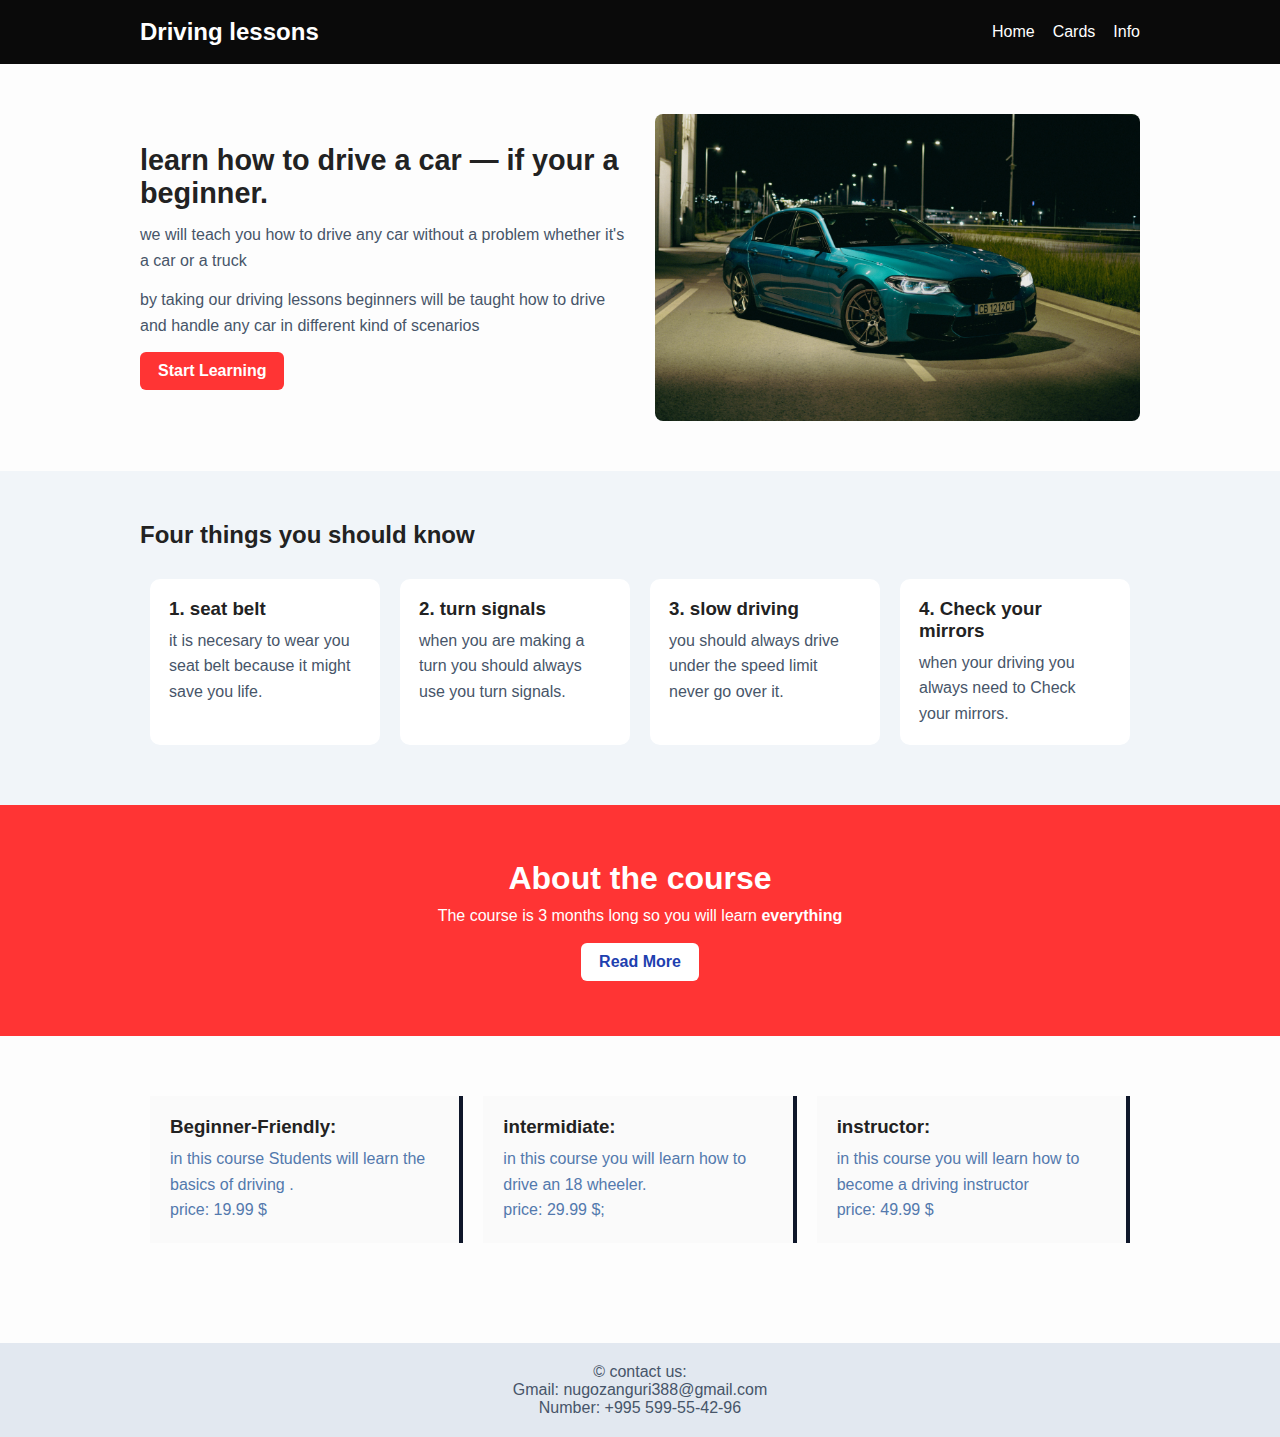
<file: index.html>
<!DOCTYPE html>
<html lang="en">
  <head>
    <meta charset="UTF-8" />
    <meta name="viewport" content="width=device-width, initial-scale=1.0" />
    <link rel="stylesheet" href="./index.css" />
    <title>Driving lessons</title>
  </head>
  <body>
    <header>
      <div class="container row space-between center">
        <h2>Driving lessons</h2>
        <nav>
          <ul class="row">
            <li><a href="#hero">Home</a></li>
            <li><a href="#cards">Cards</a></li>
            <li><a href="#info">Info</a></li>
          </ul>
        </nav>
      </div>
    </header>
    <section id="hero" class="hero">
      <div class="container hero-row row wrap center" style="gap: 30px">
        <div class="hero-text" style="flex: 1; min-width: 280px">
          <h1>learn how to drive a car — if your a beginner.</h1>
          <p>
            we will teach you how to drive any car without a problem whether
            it's a car or a truck
          </p>
          <p>
            by taking our driving lessons beginners will be taught how to drive
            and handle any car in different kind of scenarios
          </p>
          <a class="btn" href="#cards">Start Learning</a>
        </div>

        <div style="flex: 1; min-width: 280px">
          <img src="./bmwm5.jpg" alt="" />
        </div>
      </div>
    </section>

    <section id="cards" class="cards">
      <div class="container">
        <h2 style="margin-bottom: 20px">Four things you should know</h2>
        <div class="cards-row row wrap">
          <div class="card">
            <h3>1. seat belt</h3>
            <p>
              it is necesary to wear you seat belt because it might save you
              life.
            </p>
          </div>
          <div class="card">
            <h3>2. turn signals</h3>
            <p>
              when you are making a turn you should always use you turn signals.
            </p>
          </div>
          <div class="card">
            <h3>3. slow driving</h3>
            <p>
              you should always drive under the speed limit never go over it.
            </p>
          </div>
          <div class="card">
            <h3>4. Check your mirrors</h3>
            <p>when your driving you always need to Check your mirrors.</p>
          </div>
        </div>
      </div>
    </section>

    <section class="banner">
      <div class="container">
        <h2>About the course</h2>
        <p>The course is 3 months long so you will learn <b> everything</b></p>
        <a class="btn" href="#info" style="background: white; color: #1e40af"
          >Read More</a
        >
      </div>
    </section>

    <section id="info" class="info">
      <div class="container info-row row wrap">
        <div class="info-box">
          <h3>Beginner-Friendly:</h3>
          <p>in this course Students will learn the basics of driving .</p>
          <p>price: 19.99 &dollar;</p>
        </div>
        <div class="info-box">
          <h3>intermidiate:</h3>
          <p>in this course you will learn how to drive an 18 wheeler.</p>
          <p>price: 29.99 &dollar;;</p>
        </div>
        <div class="info-box">
          <h3>instructor:</h3>
          <p>
            in this course you will learn how to become a driving instructor
          </p>
          <p>price: 49.99 &dollar;</p>
        </div>
      </div>
    </section>

    <footer>
      © contact us:
      <p>Gmail: nugozanguri388@gmail.com</p>
      <p>Number: +995 599-55-42-96</p>
    </footer>
  </body>
</html>
</file>
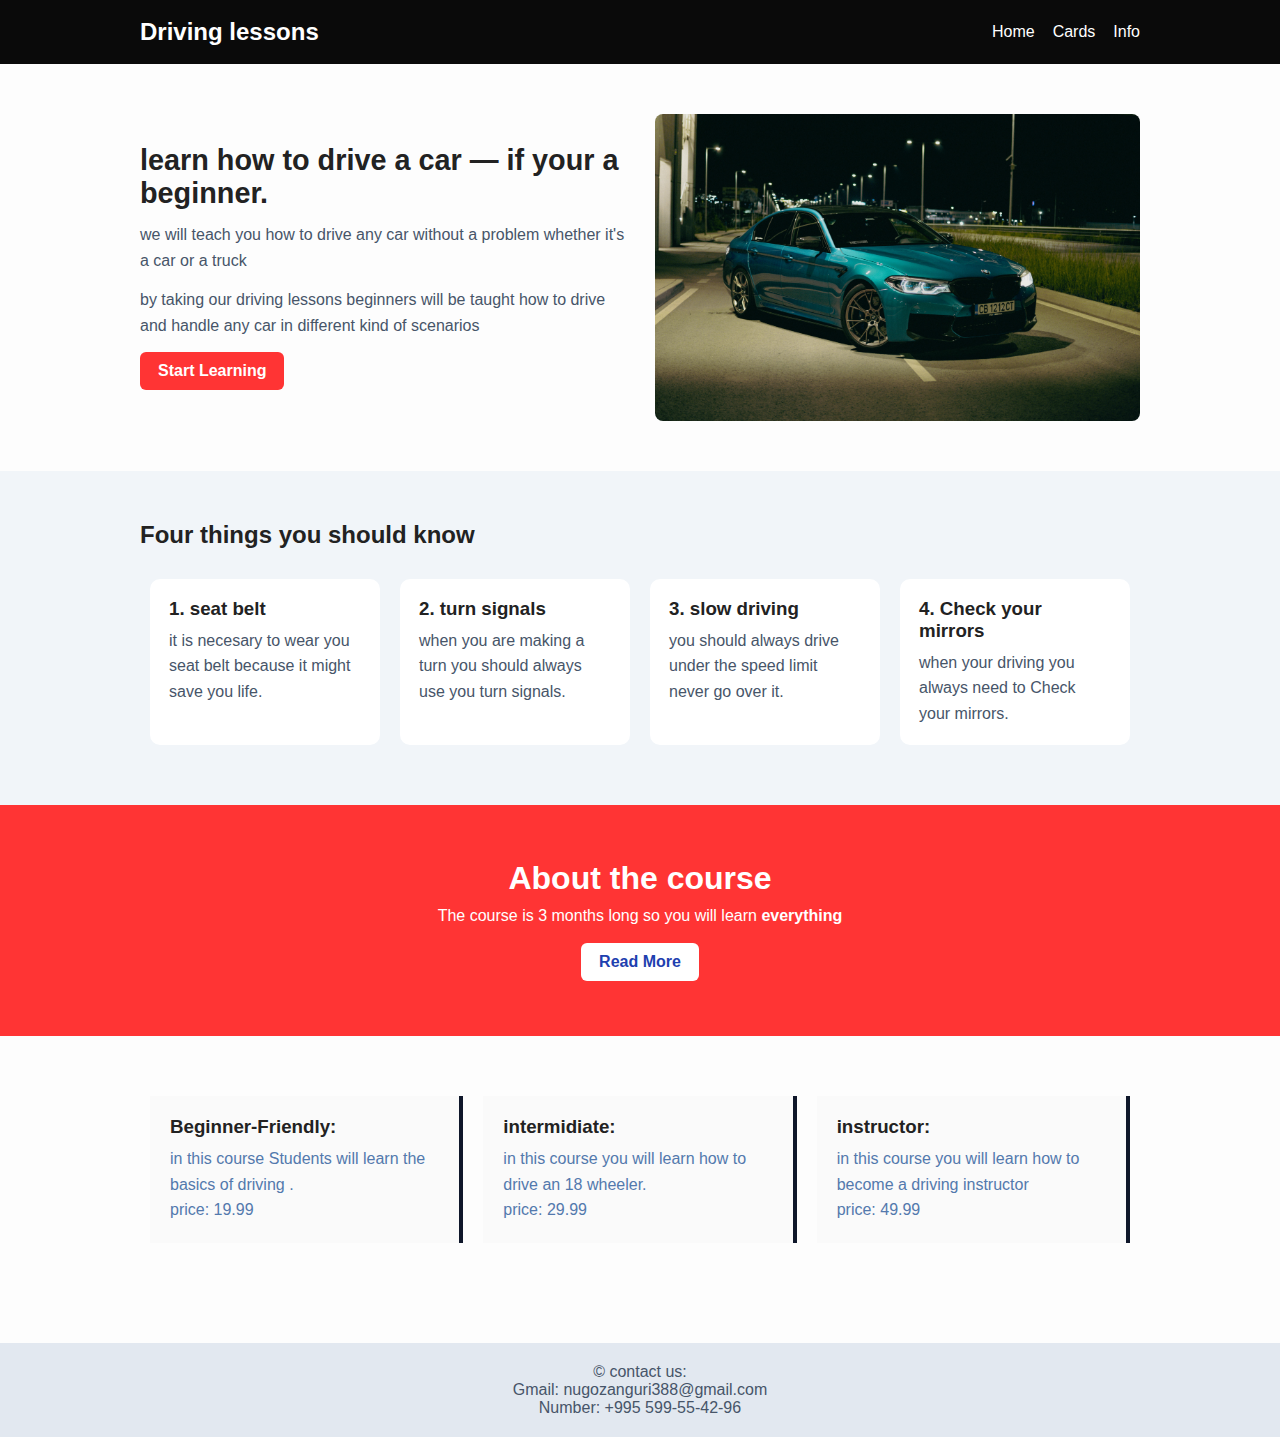
<file: project.html>
<!DOCTYPE html>
<html lang="en">
  <head>
    <meta charset="UTF-8" />
    <meta name="viewport" content="width=device-width, initial-scale=1.0" />
    <link rel="stylesheet" href="./project.css" />
    <title>Flexbox Explorer</title>
  </head>
  <body>
    <header>
      <div class="container row space-between center">
        <h2>Driving lessons</h2>
        <nav>
          <ul class="row">
            <li><a href="#hero">Home</a></li>
            <li><a href="#cards">Cards</a></li>
            <li><a href="#info">Info</a></li>
          </ul>
        </nav>
      </div>
    </header>
    <section id="hero" class="hero">
      <div class="container hero-row row wrap center" style="gap: 30px">
        <div class="hero-text" style="flex: 1; min-width: 280px">
          <h1>learn how to drive a car — if your a beginner.</h1>
          <p>
            we will teach you how to drive any car without a problem whether
            it's a car or a truck
          </p>
          <p>
            by taking our driving lessons beginners will be taught how to drive
            and handle any car in different kind of scenarios
          </p>
          <a class="btn" href="#cards">Start Learning</a>
        </div>

        <div style="flex: 1; min-width: 280px">
          <img src="./bmwm5.jpg" alt="" />
        </div>
      </div>
    </section>

    <section id="cards" class="cards">
      <div class="container">
        <h2 style="margin-bottom: 20px">Four things you should know</h2>
        <div class="cards-row row wrap">
          <div class="card">
            <h3>1. seat belt</h3>
            <p>
              it is necesary to wear you seat belt because it might save you
              life.
            </p>
          </div>
          <div class="card">
            <h3>2. turn signals</h3>
            <p>
              when you are making a turn you should always use you turn signals.
            </p>
          </div>
          <div class="card">
            <h3>3. slow driving</h3>
            <p>
              you should always drive under the speed limit never go over it.
            </p>
          </div>
          <div class="card">
            <h3>4. Check your mirrors</h3>
            <p>when your driving you always need to Check your mirrors.</p>
          </div>
        </div>
      </div>
    </section>

    <section class="banner">
      <div class="container">
        <h2>About the course</h2>
        <p>The course is 3 months long so you will learn <b> everything</b></p>
        <a class="btn" href="#info" style="background: white; color: #1e40af"
          >Read More</a
        >
      </div>
    </section>

    <section id="info" class="info">
      <div class="container info-row row wrap">
        <div class="info-box">
          <h3>Beginner-Friendly:</h3>
          <p>in this course Students will learn the basics of driving .</p>
          <p>price: 19.99</p>
        </div>
        <div class="info-box">
          <h3>intermidiate:</h3>
          <p>in this course you will learn how to drive an 18 wheeler.</p>
          <p>price: 29.99</p>
        </div>
        <div class="info-box">
          <h3>instructor:</h3>
          <p>
            in this course you will learn how to become a driving instructor
          </p>
          <p>price: 49.99</p>
        </div>
      </div>
    </section>

    <footer>
      © contact us:
      <p>Gmail: nugozanguri388@gmail.com</p>
      <p>Number: +995 599-55-42-96</p>
    </footer>
  </body>
</html>
</file>
<file: index.css>
* {
  margin: 0;
  padding: 0;
  box-sizing: border-box;
}
body {
  font-family: Arial, sans-serif;
  background: #fdfdfd;
  color: #222;
}
img {
  max-width: 100%;
  display: block;
  border-radius: 8px;
}

.row {
  display: flex;
}
.col {
  display: flex;
  flex-direction: column;
}
.wrap {
  flex-wrap: wrap;
}
.space-between {
  justify-content: space-between;
}
.center {
  align-items: center;
}

header {
  background: #0a0a0a;
  color: white;
  padding: 18px 0;
}

.container {
  width: 92%;
  max-width: 1000px;
  margin: 0 auto;
}

nav ul {
  list-style: none;
  gap: 18px;
}
nav a {
  color: white;
  text-decoration: none;
}

.hero {
  padding: 50px 0;
}

.hero-text h1 {
  font-size: 1.8rem;
  margin-bottom: 12px;
}

.hero-text p {
  color: #475569;
  margin-bottom: 14px;
  line-height: 1.6;
}

.btn {
  background: #ff3434;
  color: white;
  padding: 10px 18px;
  border-radius: 6px;
  display: inline-block;
  font-weight: bold;
  text-decoration: none;
}

.cards {
  padding: 50px 0;
  background: #f1f5f9;
}

.card {
  background: white;
  padding: 19px;
  border-radius: 10px;
  flex: 1;
  min-width: 215px;
  margin: 10px;
}

.card h3 {
  margin-bottom: 8px;
}
.card p {
  color: #475569;
  line-height: 1.6;
}

.banner {
  padding: 55px 0;
  background: #ff3434;
  color: white;
  text-align: center;
}

.banner h2 {
  font-size: 2rem;
  margin-bottom: 10px;
}
.banner p {
  opacity: 1;
  margin-bottom: 18px;
}

.info {
  padding: 50px 0;
}

.info-box {
  flex: 1;
  min-width: 260px;
  margin: 10px;
  padding: 20px;
  border-right: 4px solid #0f172a;
  background: #fafafa;
}

.info-box h3 {
  margin-bottom: 8px;
}
.info-box p {
  color: #5379ad;
  line-height: 1.6;
}

footer {
  text-align: center;
  padding: 20px 0;
  background: #e2e8f0;
  color: #475569;
  margin-top: 40px;
}

@media (max-width: 780px) {
  nav ul {
    display: none;
  }
  .hero-row {
    flex-direction: column;
  }
  .cards-row {
    flex-direction: column;
  }
  .info-row {
    flex-direction: column;
  }
}
</file>
<file: project.css>
* {
  margin: 0;
  padding: 0;
  box-sizing: border-box;
}
body {
  font-family: Arial, sans-serif;
  background: #fdfdfd;
  color: #222;
}
img {
  max-width: 100%;
  display: block;
  border-radius: 8px;
}

.row {
  display: flex;
}
.col {
  display: flex;
  flex-direction: column;
}
.wrap {
  flex-wrap: wrap;
}
.space-between {
  justify-content: space-between;
}
.center {
  align-items: center;
}

header {
  background: #0a0a0a;
  color: white;
  padding: 18px 0;
}

.container {
  width: 92%;
  max-width: 1000px;
  margin: 0 auto;
}

nav ul {
  list-style: none;
  gap: 18px;
}
nav a {
  color: white;
  text-decoration: none;
}

.hero {
  padding: 50px 0;
}

.hero-text h1 {
  font-size: 1.8rem;
  margin-bottom: 12px;
}

.hero-text p {
  color: #475569;
  margin-bottom: 14px;
  line-height: 1.6;
}

.btn {
  background: #ff3434;
  color: white;
  padding: 10px 18px;
  border-radius: 6px;
  display: inline-block;
  font-weight: bold;
  text-decoration: none;
}

.cards {
  padding: 50px 0;
  background: #f1f5f9;
}

.card {
  background: white;
  padding: 19px;
  border-radius: 10px;
  flex: 1;
  min-width: 215px;
  margin: 10px;
}

.card h3 {
  margin-bottom: 8px;
}
.card p {
  color: #475569;
  line-height: 1.6;
}

.banner {
  padding: 55px 0;
  background: #ff3434;
  color: white;
  text-align: center;
}

.banner h2 {
  font-size: 2rem;
  margin-bottom: 10px;
}
.banner p {
  opacity: 1;
  margin-bottom: 18px;
}

.info {
  padding: 50px 0;
}

.info-box {
  flex: 1;
  min-width: 260px;
  margin: 10px;
  padding: 20px;
  border-right: 4px solid #0f172a;
  background: #fafafa;
}

.info-box h3 {
  margin-bottom: 8px;
}
.info-box p {
  color: #5379ad;
  line-height: 1.6;
}

footer {
  text-align: center;
  padding: 20px 0;
  background: #e2e8f0;
  color: #475569;
  margin-top: 40px;
}

@media (max-width: 780px) {
  nav ul {
    display: none;
  }
  .hero-row {
    flex-direction: column;
  }
  .cards-row {
    flex-direction: column;
  }
  .info-row {
    flex-direction: column;
  }
}
</file>
